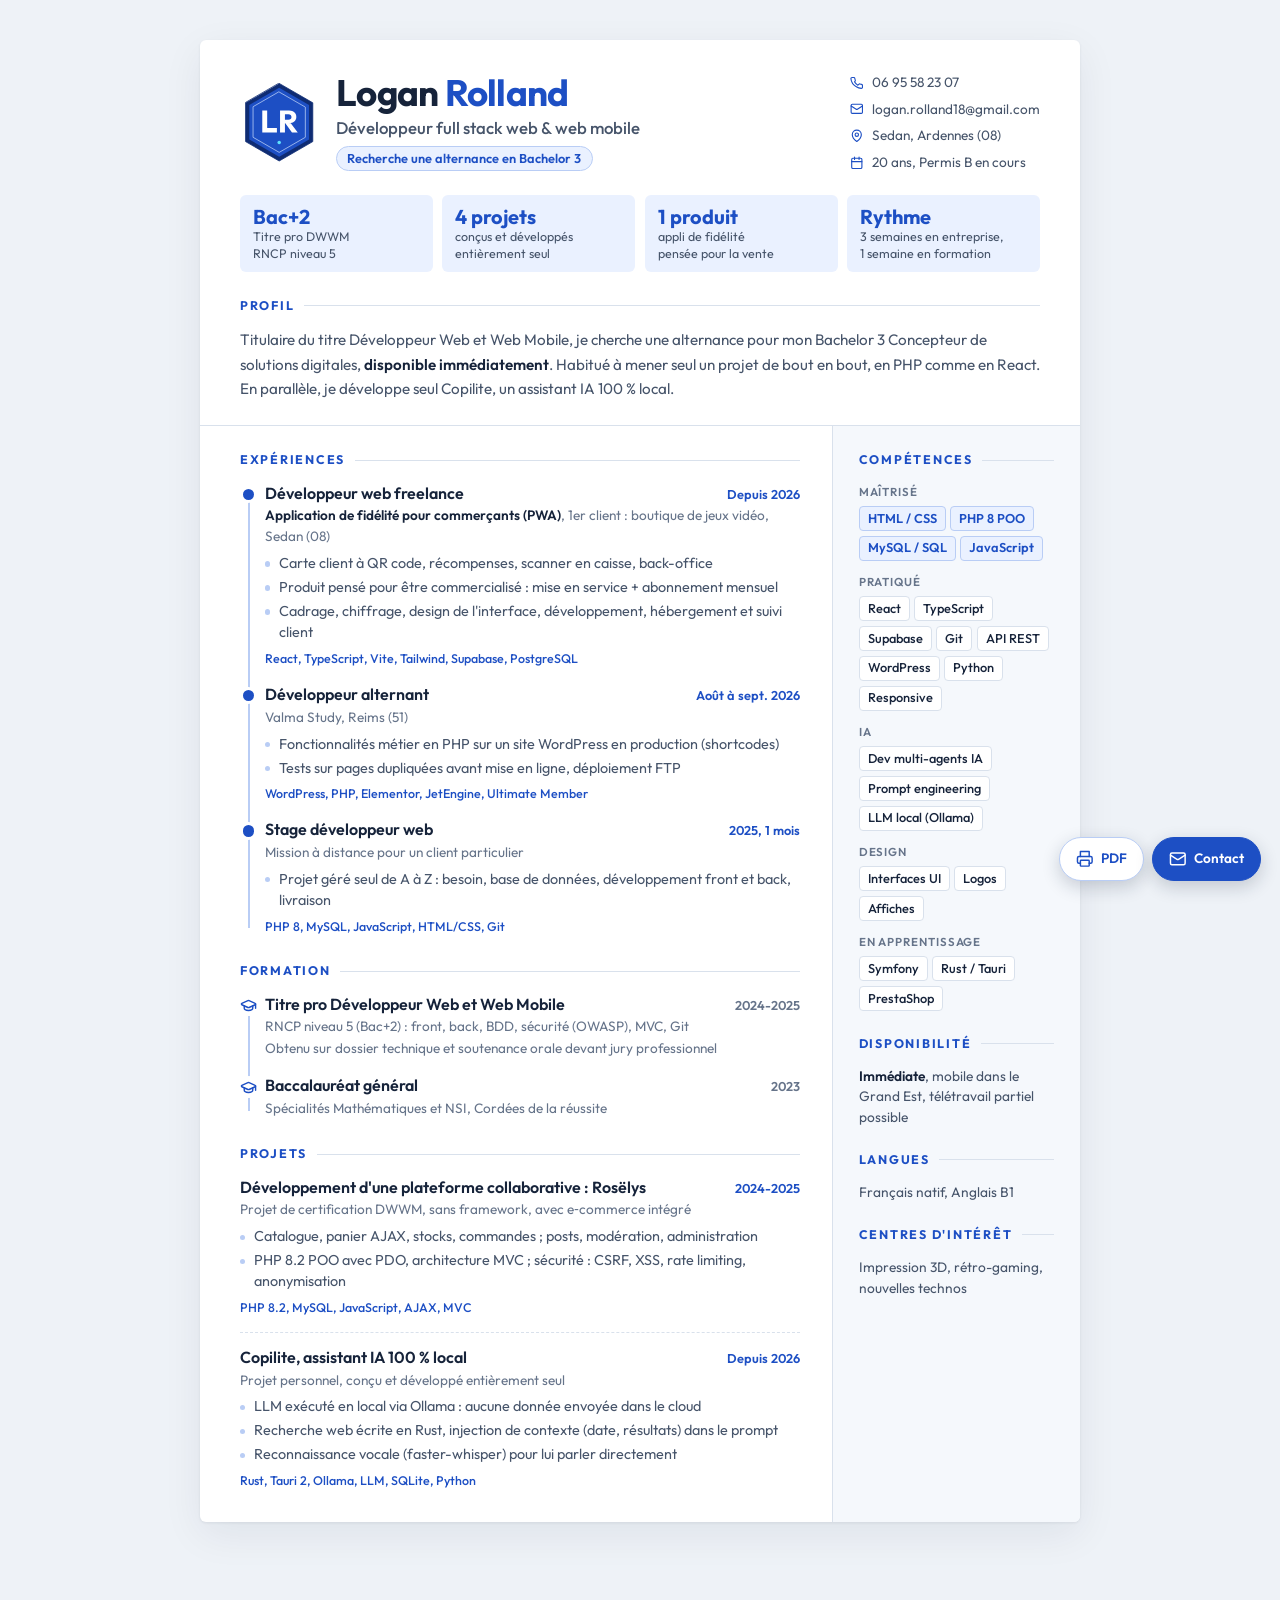
<file: index.html>
<!DOCTYPE html>
<html lang="fr">
<head>
<meta charset="UTF-8">
<meta name="viewport" content="width=device-width, initial-scale=1">
<title>CV Logan Rolland : Développeur full stack web &amp; web mobile, alternance Bachelor 3</title>
<meta name="description" content="Logan Rolland, développeur web full stack (PHP, JavaScript, React) titulaire du titre DWWM. Recherche une alternance Bachelor 3 — Sedan, Ardennes, Grand Est.">
<meta property="og:type" content="profile">
<meta property="og:locale" content="fr_FR">
<meta property="og:title" content="Logan Rolland – Développeur full stack web &amp; web mobile">
<meta property="og:description" content="Titulaire du titre DWWM, recherche une alternance Bachelor 3. PHP, JavaScript, React, MySQL. Sedan (08), Grand Est.">
<meta name="theme-color" content="#1d4fc4">
<link rel="icon" href="data:image/svg+xml,%3Csvg xmlns='http://www.w3.org/2000/svg' viewBox='0 0 32 32'%3E%3Crect width='32' height='32' rx='8' fill='%231d4fc4'/%3E%3Ctext x='16' y='21' font-family='Arial' font-size='13' font-weight='700' fill='white' text-anchor='middle'%3ELR%3C/text%3E%3C/svg%3E">
<link rel="preconnect" href="https://fonts.googleapis.com">
<link rel="preconnect" href="https://fonts.gstatic.com" crossorigin>
<link href="https://fonts.googleapis.com/css2?family=Outfit:wght@400;500;600;700&display=swap" rel="stylesheet">
<link rel="stylesheet" href="styles.css">
</head>
<body>
<main class="page">

  <!-- ============ EN-TETE ============ -->
  <header class="header">
    <div class="identity">
      <div>
        <h1 class="name">Logan <span>Rolland</span></h1>
        <p class="headline">Développeur full stack web&nbsp;&amp;&nbsp;web&nbsp;mobile</p>
        <p class="headline-sub">Recherche une alternance en Bachelor 3</p>
      </div>
      <div class="avatar avatar-badge" aria-hidden="true"><svg class="mono-badge" viewBox="0 0 200 200" aria-hidden="true"><polygon points="100.0,1.0 185.7,50.5 185.7,149.5 100.0,199.0 14.3,149.5 14.3,50.5" fill="#0f2c73" stroke="#0f2c73" stroke-width="2" stroke-linejoin="round"/><polygon points="100.0,12.0 176.2,56.0 176.2,144.0 100.0,188.0 23.8,144.0 23.8,56.0" fill="#1d4fc4"/><polygon points="100.0,23.0 166.7,61.5 166.7,138.5 100.0,177.0 33.3,138.5 33.3,61.5" fill="none" stroke="#b9cdf5" stroke-width="2"/><path d="M66.272 121.886V78.114H76.037V121.886ZM73.774 121.886V113.36099999999999H95.44300000000001V121.886ZM109.14500000000001 103.875V96.652H118.38300000000001Q121.297 96.652 122.878 95.17949999999999Q124.459 93.707 124.459 91.16499999999999Q124.459 88.77799999999999 122.8935 87.228Q121.328 85.678 118.414 85.678H109.14500000000001V78.114H119.561Q123.90100000000001 78.114 127.18700000000001 79.77250000000001Q130.473 81.431 132.3175 84.3295Q134.162 87.228 134.162 91.00999999999999Q134.162 94.88499999999999 132.30200000000002 97.768Q130.442 100.651 127.09400000000001 102.263Q123.74600000000001 103.875 119.251 103.875ZM101.674 121.886V78.114H111.43900000000001V121.886ZM125.482 121.886 111.873 103.038 120.77000000000001 100.62 137.014 121.886Z" fill="#fff" transform="translate(100 98) scale(1.28) translate(-100 -100)"/><circle cx="100" cy="152" r="4.5" fill="#5ee0ff"/></svg></div>
    </div>

    <ul class="contacts">
      <li><a href="tel:+33695582307">
        <svg viewBox="0 0 24 24" aria-hidden="true"><path d="M22 16.92v3a2 2 0 0 1-2.18 2 19.79 19.79 0 0 1-8.63-3.07A19.5 19.5 0 0 1 4.69 13.5a19.79 19.79 0 0 1-3.07-8.67A2 2 0 0 1 3.6 2.69h3a2 2 0 0 1 2 1.72c.127.96.36 1.903.7 2.81a2 2 0 0 1-.45 2.11L7.91 10.24a16 16 0 0 0 6 6l1.62-1.62a2 2 0 0 1 2.11-.45c.907.34 1.85.573 2.81.7A2 2 0 0 1 22 16.92z"/></svg>
        06 95 58 23 07</a></li>
      <li><a href="mailto:logan.rolland18@gmail.com">
        <svg viewBox="0 0 24 24" aria-hidden="true"><rect width="20" height="16" x="2" y="4" rx="2"/><path d="m22 7-8.97 5.7a1.94 1.94 0 0 1-2.06 0L2 7"/></svg>
        logan.rolland18@gmail.com</a></li>
      <li>
        <svg viewBox="0 0 24 24" aria-hidden="true"><path d="M20 10c0 6-8 12-8 12s-8-6-8-12a8 8 0 0 1 16 0Z"/><circle cx="12" cy="10" r="3"/></svg>
        Sedan, Ardennes (08)</li>
      <li>
        <svg viewBox="0 0 24 24" aria-hidden="true"><rect x="3" y="4" width="18" height="18" rx="2"/><path d="M16 2v4M8 2v4M3 10h18"/></svg>
        20 ans, Permis B en cours</li>
    </ul>
  </header>

  <!-- ============ CHIFFRES CLES ============ -->
  <ul class="stats" aria-label="En bref">
    <li><strong>Bac+2</strong><span>Titre pro DWWM<br>RNCP niveau 5</span></li>
    <li><strong>4 projets</strong><span>conçus et développés<br>entièrement seul</span></li>
    <li><strong>1 produit</strong><span>appli de fidélité<br>pensée pour la vente</span></li>
    <li><strong>Rythme</strong><span>3 semaines en entreprise,<br>1 semaine en formation</span></li>
  </ul>

  <section class="profil" aria-labelledby="t-profil">
    <h2 id="t-profil" class="st">Profil</h2>
    <p>Titulaire du titre Développeur Web et Web Mobile, je cherche une alternance pour mon Bachelor 3 Concepteur de solutions digitales, <strong>disponible immédiatement</strong>. Habitué à mener seul un projet de bout en bout, en PHP comme en React. En parallèle, je développe seul Copilite, un assistant IA 100 % local.</p>
  </section>

  <div class="body">

    <div class="main">

      <!-- ============ PARCOURS (frise) ============ -->
      <section aria-labelledby="t-exp">
        <h2 id="t-exp" class="st">Expériences</h2>

        <ol class="timeline">
          <li class="tl-item">
            <div class="tl-head">
              <h3>Développeur web freelance</h3>
              <span class="tl-date">Depuis 2026</span>
            </div>
            <p class="tl-sub"><strong class="tl-product">Application de fidélité pour commerçants (PWA)</strong>, 1er client : boutique de jeux vidéo, Sedan (08)</p>
            <ul class="tl-desc">
              <li>Carte client à QR code, récompenses, scanner en caisse, back-office</li>
              <li>Produit pensé pour être commercialisé : mise en service + abonnement mensuel</li>
              <li>Cadrage, chiffrage, design de l'interface, développement, hébergement et suivi client</li>
            </ul>
            <p class="tl-tags">React, TypeScript, Vite, Tailwind, Supabase, PostgreSQL</p>
          </li>

          <li class="tl-item">
            <div class="tl-head">
              <h3>Développeur alternant</h3>
              <span class="tl-date">Août à sept. 2026</span>
            </div>
            <p class="tl-sub">Valma Study, Reims (51)</p>
            <ul class="tl-desc">
              <li>Fonctionnalités métier en PHP sur un site WordPress en production (shortcodes)</li>
              <li>Tests sur pages dupliquées avant mise en ligne, déploiement FTP</li>
            </ul>
            <p class="tl-tags">WordPress, PHP, Elementor, JetEngine, Ultimate Member</p>
          </li>

          <li class="tl-item">
            <div class="tl-head">
              <h3>Stage développeur web</h3>
              <span class="tl-date">2025, 1 mois</span>
            </div>
            <p class="tl-sub">Mission à distance pour un client particulier</p>
            <ul class="tl-desc">
              <li>Projet géré seul de A à Z : besoin, base de données, développement front et back, livraison</li>
            </ul>
            <p class="tl-tags">PHP 8, MySQL, JavaScript, HTML/CSS, Git</p>
          </li>
        </ol>
      </section>

      <section aria-labelledby="t-form">
        <h2 id="t-form" class="st">Formation</h2>
        <ol class="timeline">
          <li class="tl-item tl-edu">
            <div class="tl-head">
              <h3>Titre pro Développeur Web et Web Mobile</h3>
              <span class="tl-date">2024-2025</span>
            </div>
            <p class="tl-sub">RNCP niveau 5 (Bac+2) : front, back, BDD, sécurité (OWASP), MVC, Git</p>
            <p class="tl-sub">Obtenu sur dossier technique et soutenance orale devant jury professionnel</p>
          </li>

          <li class="tl-item tl-edu">
            <div class="tl-head">
              <h3>Baccalauréat général</h3>
              <span class="tl-date">2023</span>
            </div>
            <p class="tl-sub">Spécialités Mathématiques et NSI, Cordées de la réussite</p>
          </li>
        </ol>
      </section>

      <!-- ============ PROJETS ============ -->
      <section aria-labelledby="t-projets">
        <h2 id="t-projets" class="st">Projets</h2>

        <article class="project">
          <div class="tl-head">
            <h3>Développement d'une plateforme collaborative : Rosëlys</h3>
            <span class="tl-date">2024-2025</span>
          </div>
          <p class="tl-sub">Projet de certification DWWM, sans framework, avec e&#8209;commerce intégré</p>
          <ul class="tl-desc">
            <li>Catalogue, panier AJAX, stocks, commandes ; posts, modération, administration</li>
            <li>PHP 8.2 POO avec PDO, architecture MVC ; sécurité : CSRF, XSS, rate limiting, anonymisation</li>
          </ul>
          <p class="tl-tags">PHP 8.2, MySQL, JavaScript, AJAX, MVC</p>
        </article>

        <article class="project">
          <div class="tl-head">
            <h3>Copilite, assistant IA 100 % local</h3>
            <span class="tl-date">Depuis 2026</span>
          </div>
          <p class="tl-sub">Projet personnel, conçu et développé entièrement seul</p>
          <ul class="tl-desc">
            <li>LLM exécuté en local via Ollama : aucune donnée envoyée dans le cloud</li>
            <li>Recherche web écrite en Rust, injection de contexte (date, résultats) dans le prompt</li>
            <li>Reconnaissance vocale (faster-whisper) pour lui parler directement</li>
          </ul>
          <p class="tl-tags">Rust, Tauri 2, Ollama, LLM, SQLite, Python</p>
        </article>
      </section>

    </div>

    <!-- ============ COLONNE LATERALE ============ -->
    <aside class="side">

      <section aria-labelledby="t-comp">
        <h2 id="t-comp" class="st">Compétences</h2>

        <h3 class="sk-label">Maîtrisé</h3>
        <ul class="chips">
          <li class="hi">HTML / CSS</li>
          <li class="hi">PHP 8 POO</li>
          <li class="hi">MySQL / SQL</li>
          <li class="hi">JavaScript</li>
        </ul>

        <h3 class="sk-label">Pratiqué</h3>
        <ul class="chips">
          <li>React</li>
          <li>TypeScript</li>
          <li>Supabase</li>
          <li>Git</li>
          <li>API REST</li>
          <li>WordPress</li>
          <li>Python</li>
          <li>Responsive</li>
        </ul>

        <h3 class="sk-label">IA</h3>
        <ul class="chips">
          <li>Dev multi-agents IA</li>
          <li>Prompt engineering</li>
          <li>LLM local (Ollama)</li>
        </ul>

        <h3 class="sk-label">Design</h3>
        <ul class="chips">
          <li>Interfaces UI</li>
          <li>Logos</li>
          <li>Affiches</li>
        </ul>

        <h3 class="sk-label">En apprentissage</h3>
        <ul class="chips">
          <li>Symfony</li>
          <li>Rust / Tauri</li>
          <li>PrestaShop</li>
        </ul>
      </section>

      <section aria-labelledby="t-dispo">
        <h2 id="t-dispo" class="st">Disponibilité</h2>
        <p class="side-text"><strong>Immédiate</strong>, mobile dans le Grand Est, télétravail partiel possible</p>
      </section>

      <section aria-labelledby="t-lang">
        <h2 id="t-lang" class="st">Langues</h2>
        <p class="side-text">Français natif, Anglais B1</p>
      </section>

      <section aria-labelledby="t-int">
        <h2 id="t-int" class="st">Centres d'intérêt</h2>
        <p class="side-text">Impression 3D, rétro-gaming, nouvelles technos</p>
      </section>
      <!-- QR code : uniquement sur la version imprimee / PDF -->
      <div class="qr-block" aria-hidden="true">
        <svg class="qr" xmlns="http://www.w3.org/2000/svg" shape-rendering="crispEdges" viewBox="0 0 33 33"><path stroke="#16233a" d="M0 0.5h7m1 0h1m1 0h1m1 0h1m1 0h1m1 0h1m3 0h1m5 0h7m-33 1h1m5 0h1m1 0h1m8 0h1m1 0h1m4 0h1m1 0h1m5 0h1m-33 1h1m1 0h3m1 0h1m1 0h1m1 0h2m4 0h4m1 0h1m1 0h1m2 0h1m1 0h3m1 0h1m-33 1h1m1 0h3m1 0h1m4 0h1m9 0h1m1 0h2m1 0h1m1 0h3m1 0h1m-33 1h1m1 0h3m1 0h1m1 0h8m2 0h1m1 0h3m3 0h1m1 0h3m1 0h1m-33 1h1m5 0h1m3 0h1m2 0h2m2 0h2m1 0h5m1 0h1m5 0h1m-33 1h7m1 0h1m1 0h1m1 0h1m1 0h1m1 0h1m1 0h1m1 0h1m1 0h1m1 0h1m1 0h7m-22 1h1m1 0h2m3 0h3m2 0h1m-24 1h1m2 0h9m2 0h7m3 0h2m2 0h1m1 0h3m-32 1h2m4 0h1m1 0h1m1 0h1m2 0h2m2 0h3m1 0h2m4 0h3m1 0h1m-33 1h3m1 0h1m1 0h1m5 0h1m1 0h5m1 0h4m2 0h1m1 0h5m-32 1h2m1 0h1m2 0h2m1 0h1m3 0h1m2 0h1m2 0h1m1 0h6m2 0h3m-32 1h2m3 0h1m1 0h2m1 0h1m1 0h8m2 0h1m2 0h2m-28 1h1m3 0h1m6 0h2m3 0h2m1 0h1m1 0h1m5 0h1m2 0h1m-30 1h1m1 0h1m1 0h2m4 0h4m1 0h2m8 0h1m1 0h2m-30 1h1m2 0h1m1 0h1m1 0h1m1 0h1m1 0h3m1 0h1m2 0h2m5 0h1m3 0h2m1 0h1m-32 1h2m1 0h3m1 0h3m1 0h2m2 0h1m2 0h2m1 0h1m1 0h5m-29 1h4m3 0h3m1 0h1m1 0h3m2 0h3m1 0h1m3 0h1m1 0h1m1 0h1m1 0h1m-33 1h1m1 0h1m1 0h4m1 0h1m1 0h2m2 0h2m2 0h5m2 0h2m1 0h4m-32 1h4m3 0h1m1 0h5m2 0h2m3 0h2m2 0h1m1 0h3m-29 1h1m1 0h4m1 0h2m1 0h1m1 0h1m9 0h1m2 0h1m1 0h1m2 0h1m-33 1h3m2 0h1m1 0h3m3 0h1m2 0h1m1 0h1m1 0h4m3 0h4m-31 1h1m2 0h5m1 0h3m3 0h2m3 0h4m1 0h1m1 0h2m1 0h3m-33 1h1m1 0h2m6 0h3m1 0h1m1 0h2m4 0h2m4 0h1m1 0h2m-32 1h3m3 0h1m1 0h1m2 0h6m2 0h2m2 0h6m2 0h2m-25 1h1m1 0h1m1 0h1m2 0h2m1 0h1m5 0h1m3 0h1m1 0h2m-32 1h7m1 0h1m1 0h1m1 0h5m1 0h4m1 0h2m1 0h1m1 0h1m1 0h1m-31 1h1m5 0h1m1 0h5m1 0h1m5 0h1m2 0h2m3 0h5m-33 1h1m1 0h3m1 0h1m1 0h2m3 0h3m1 0h2m1 0h1m2 0h6m-29 1h1m1 0h3m1 0h1m1 0h1m3 0h3m6 0h2m2 0h1m1 0h1m1 0h4m-33 1h1m1 0h3m1 0h1m3 0h5m1 0h4m1 0h1m3 0h1m1 0h3m1 0h2m-33 1h1m5 0h1m3 0h2m2 0h3m6 0h1m3 0h6m-33 1h7m1 0h2m1 0h4m2 0h1m5 0h3m1 0h3"/></svg>
        <p class="qr-label">En ligne</p>
        <p class="qr-url">loganrolland18<br>.github.io<br>/CurriculumVitae</p>
      </div>

    </aside>
  </div>
</main>

<!-- ============ ACTIONS FLOTTANTES ============ -->
<div class="actions">
  <button class="fab fab-print" type="button" aria-label="Enregistrer en PDF ou imprimer">
    <svg viewBox="0 0 24 24" aria-hidden="true"><path d="M6 9V2h12v7"/><path d="M6 18H4a2 2 0 0 1-2-2v-5a2 2 0 0 1 2-2h16a2 2 0 0 1 2 2v5a2 2 0 0 1-2 2h-2"/><rect x="6" y="14" width="12" height="8" rx="1"/></svg>
    <span>PDF</span>
  </button>
  <button class="fab fab-contact" type="button" aria-controls="contact-panel" aria-expanded="false" aria-label="Me contacter">
    <svg viewBox="0 0 24 24" aria-hidden="true"><rect width="20" height="16" x="2" y="4" rx="2"/><path d="m22 7-8.97 5.7a1.94 1.94 0 0 1-2.06 0L2 7"/></svg>
    <span>Contact</span>
  </button>
</div>

<div class="contact-backdrop"></div>

<div id="contact-panel" class="contact-panel" role="dialog" aria-label="Me contacter" inert>
  <div class="contact-panel-head">
    <strong>Me contacter</strong>
    <button class="contact-close" type="button" aria-label="Fermer">×</button>
  </div>
  <a href="tel:+33695582307">Appeler : 06 95 58 23 07</a>
  <a href="mailto:logan.rolland18@gmail.com">Écrire : logan.rolland18@gmail.com</a>
  <a href="https://maps.google.com/?q=Sedan+Ardennes" target="_blank" rel="noopener noreferrer">Sedan, Ardennes (08)</a>
</div>

<script>
  (function () {
    var printBtn = document.querySelector('.fab-print');
    var fab = document.querySelector('.fab-contact');
    var backdrop = document.querySelector('.contact-backdrop');
    var panel = document.getElementById('contact-panel');
    var closeBtn = document.querySelector('.contact-close');

    if (printBtn) {
      printBtn.addEventListener('click', function () { window.print(); });
    }
    if (!fab || !backdrop || !panel || !closeBtn) return;

    function setOpen(open) {
      panel.classList.toggle('open', open);
      backdrop.classList.toggle('open', open);
      fab.setAttribute('aria-expanded', String(open));
      // inert : hors ouverture, les liens du panneau sortent de la navigation clavier.
      if (open) {
        panel.removeAttribute('inert');
        panel.querySelector('a').focus();
      } else {
        panel.setAttribute('inert', '');
      }
    }

    fab.addEventListener('click', function () {
      setOpen(!panel.classList.contains('open'));
    });
    closeBtn.addEventListener('click', function () { setOpen(false); fab.focus(); });
    backdrop.addEventListener('click', function () { setOpen(false); });
    document.addEventListener('keydown', function (e) {
      if (e.key === 'Escape' && panel.classList.contains('open')) { setOpen(false); fab.focus(); }
    });
  })();
</script>
</body>
</html>
</file>
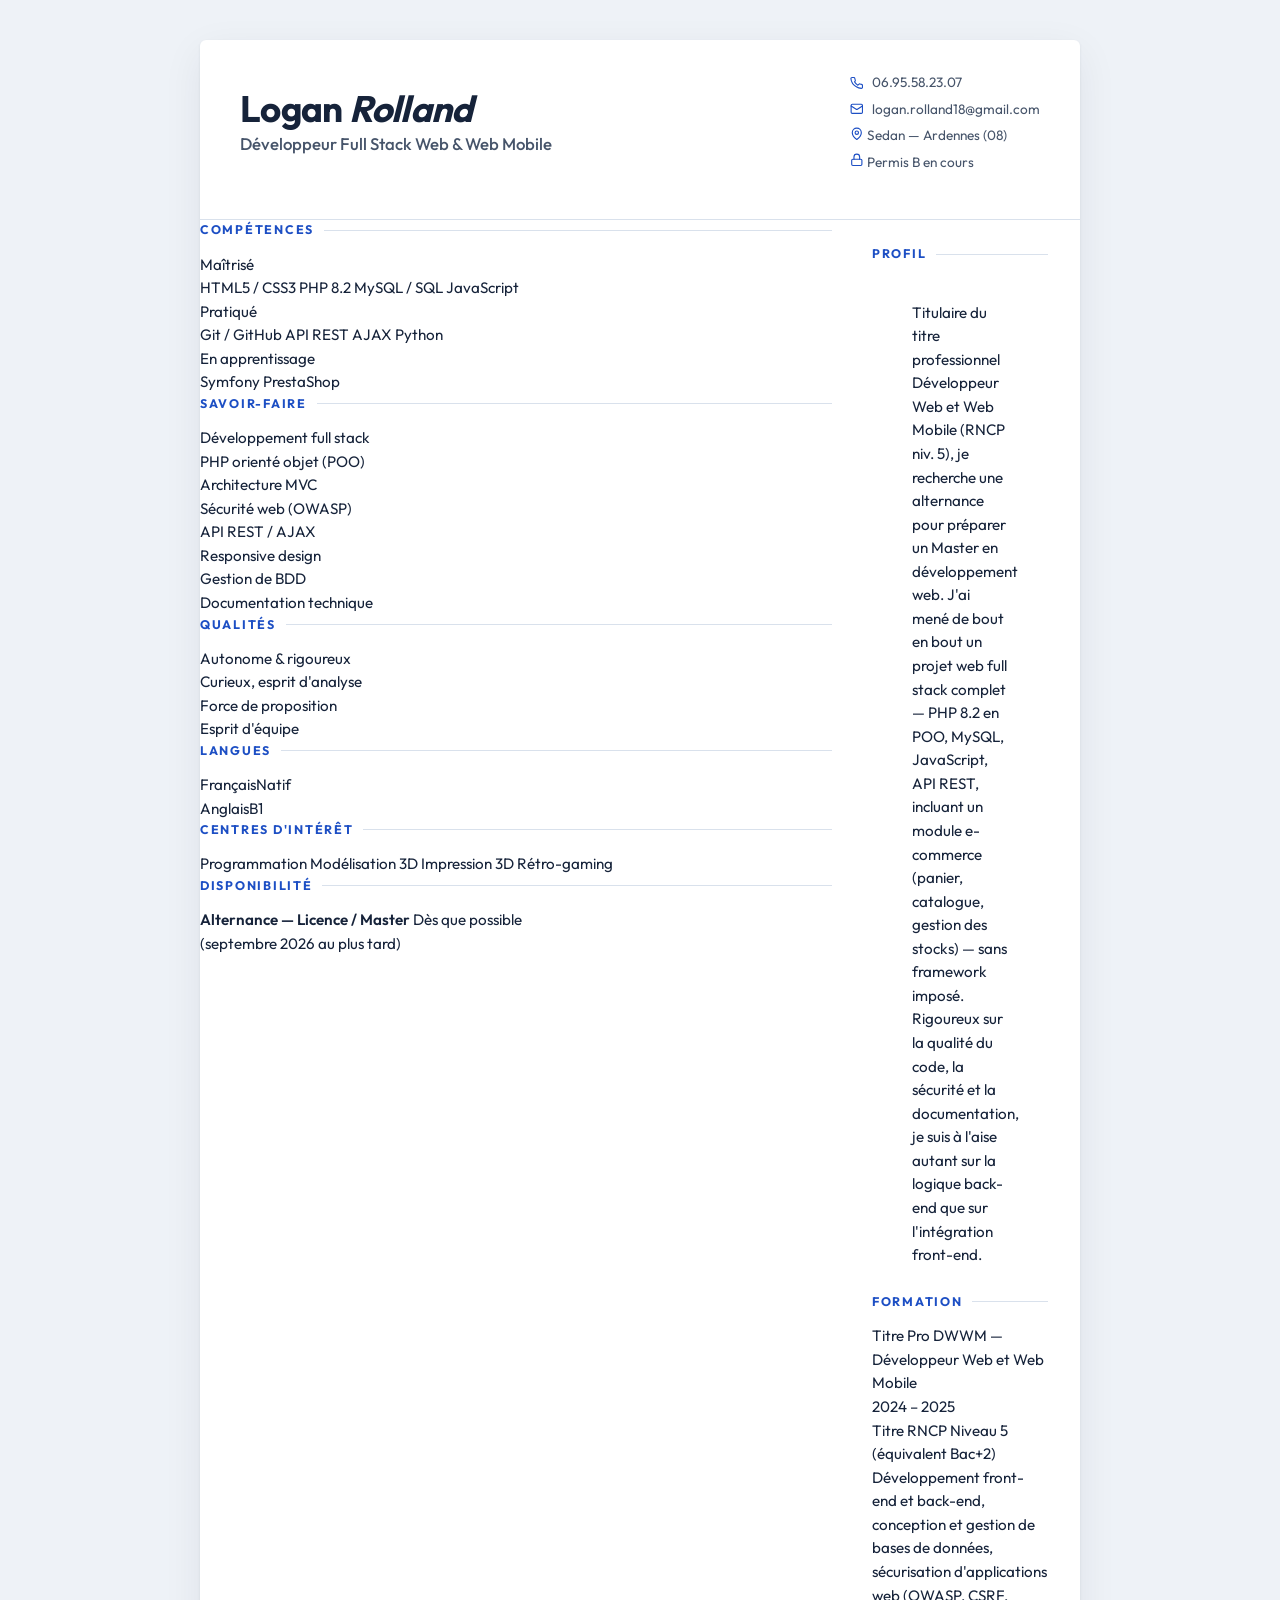
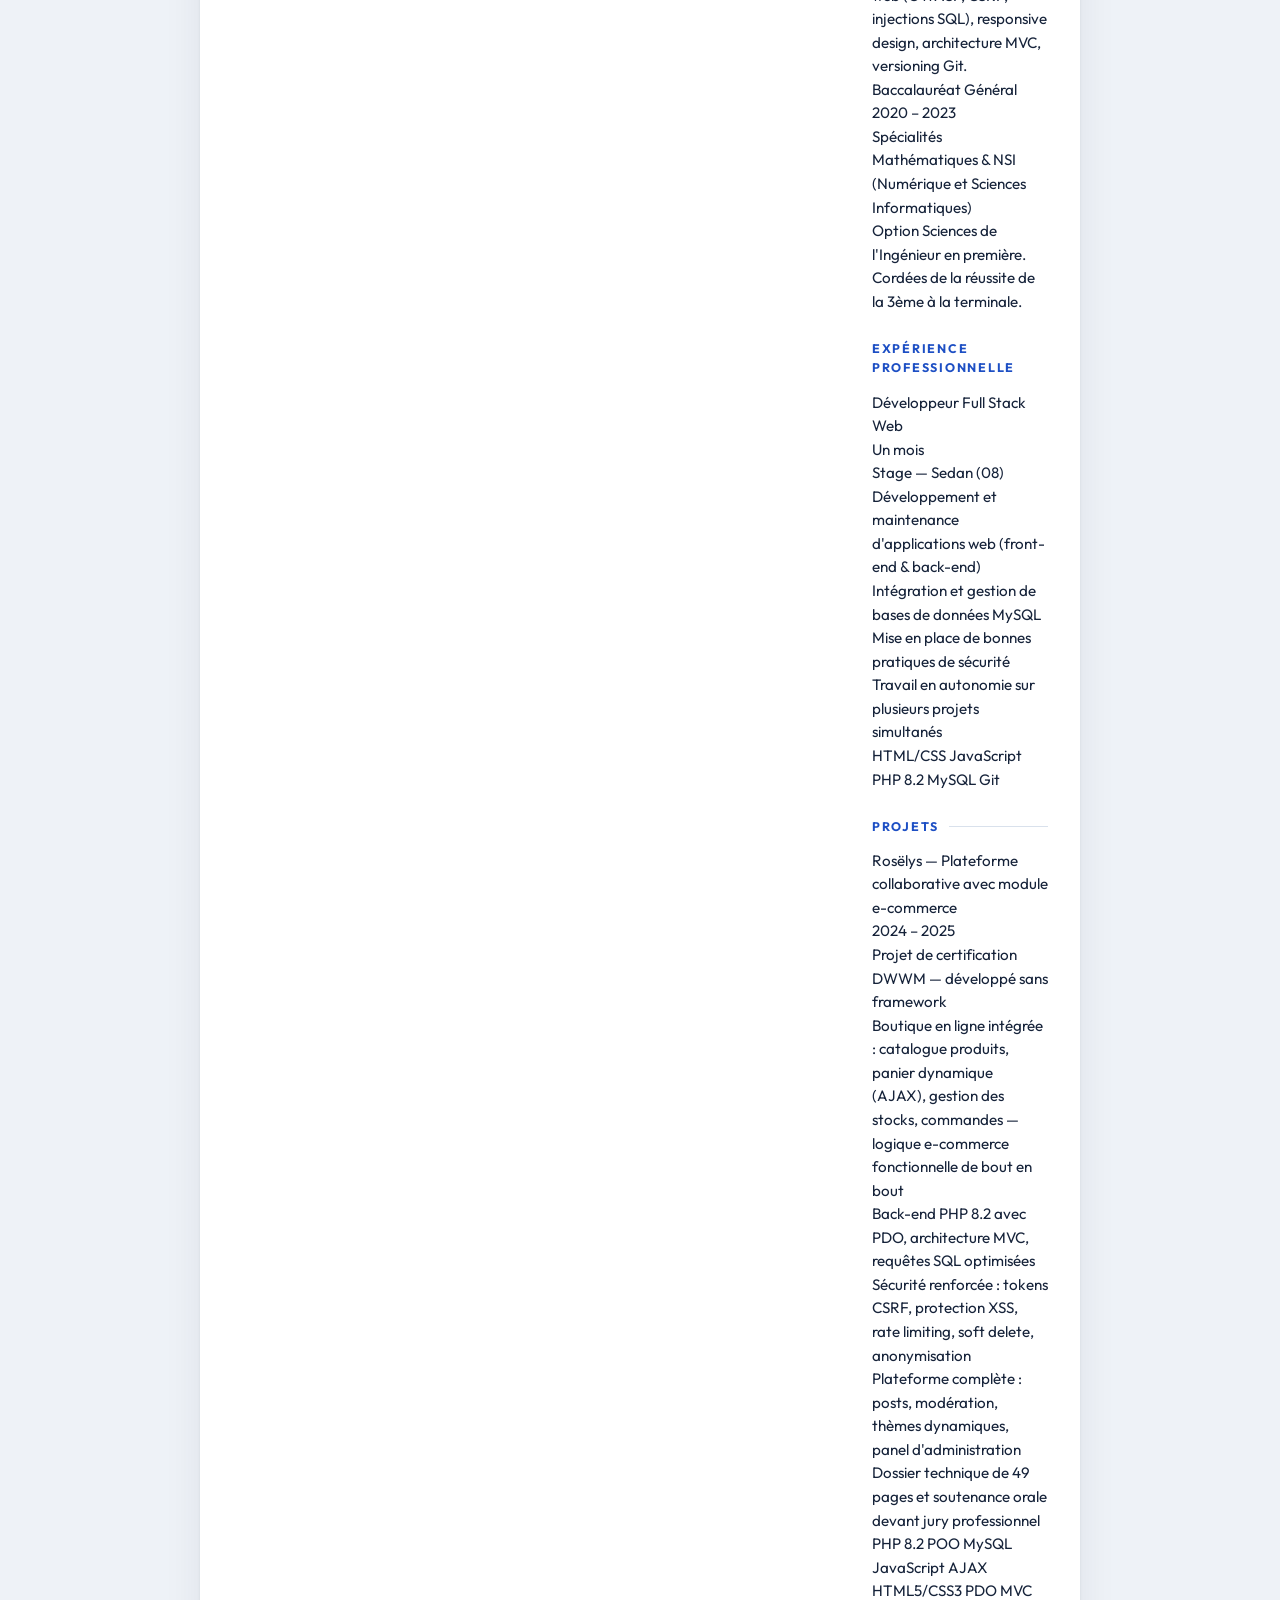
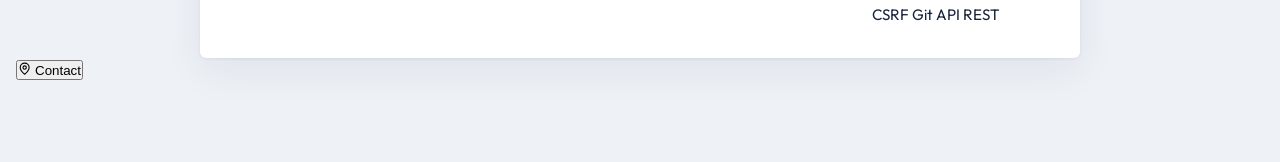
<file: cv-logan-rolland.html>
<!DOCTYPE html>
<html lang="fr">
<head>
<meta charset="UTF-8">
<meta name="viewport" content="width=device-width, initial-scale=1.0">
<title>CV – Logan Rolland – Développeur Full Stack Web & Web Mobile</title>
<link rel="stylesheet" href="styles.css">
<link href="https://fonts.googleapis.com/css2?family=Outfit:wght@300;400;500;600;700&display=swap" rel="stylesheet">

</head>
<body>
<div class="page">

  <!-- HEADER -->
  <header class="header">
    <div class="header-left">
      <div class="name">Logan <em>Rolland</em></div>
      <div class="headline">Développeur Full Stack Web &amp; Web Mobile</div>
    </div>
    <div class="contacts">
      <a class="hc" href="tel:0695582307">
        <svg width="12" height="12" viewBox="0 0 24 24" fill="none" stroke="currentColor" stroke-width="2" stroke-linecap="round" stroke-linejoin="round"><path d="M22 16.92v3a2 2 0 0 1-2.18 2 19.79 19.79 0 0 1-8.63-3.07A19.5 19.5 0 0 1 4.69 13.5a19.79 19.79 0 0 1-3.07-8.67A2 2 0 0 1 3.6 2.69h3a2 2 0 0 1 2 1.72c.127.96.36 1.903.7 2.81a2 2 0 0 1-.45 2.11L7.91 10.24a16 16 0 0 0 6 6l1.62-1.62a2 2 0 0 1 2.11-.45c.907.34 1.85.573 2.81.7A2 2 0 0 1 22 16.92z"/></svg>
        06.95.58.23.07
      </a>
      <a class="hc" href="mailto:logan.rolland18@gmail.com">
        <svg width="12" height="12" viewBox="0 0 24 24" fill="none" stroke="currentColor" stroke-width="2" stroke-linecap="round" stroke-linejoin="round"><rect width="20" height="16" x="2" y="4" rx="2"/><path d="m22 7-8.97 5.7a1.94 1.94 0 0 1-2.06 0L2 7"/></svg>
        logan.rolland18@gmail.com
      </a>
      <span class="hc">
        <svg width="12" height="12" viewBox="0 0 24 24" fill="none" stroke="currentColor" stroke-width="2" stroke-linecap="round" stroke-linejoin="round"><path d="M20 10c0 6-8 12-8 12s-8-6-8-12a8 8 0 0 1 16 0Z"/><circle cx="12" cy="10" r="3"/></svg>
        Sedan — Ardennes (08)
      </span>
      <span class="hc">
        <svg width="12" height="12" viewBox="0 0 24 24" fill="none" stroke="currentColor" stroke-width="2" stroke-linecap="round" stroke-linejoin="round"><rect width="18" height="11" x="3" y="11" rx="2"/><path d="M7 11V7a5 5 0 0 1 10 0v4"/></svg>
        Permis B en cours
      </span>
    </div>
  </header>

  <div class="body">

    <!-- SIDEBAR -->
    <aside class="sidebar">

      <section>
        <div class="st">Compétences</div>

        <div class="skill-group">
          <div class="skill-group-label">Maîtrisé</div>
          <div class="skill-tags">
            <span class="stag hi">HTML5 / CSS3</span>
            <span class="stag hi">PHP 8.2</span>
            <span class="stag hi">MySQL / SQL</span>
            <span class="stag hi">JavaScript</span>
          </div>
        </div>

        <div class="skill-group">
          <div class="skill-group-label">Pratiqué</div>
          <div class="skill-tags">
            <span class="stag">Git / GitHub</span>
            <span class="stag">API REST</span>
            <span class="stag">AJAX</span>
            <span class="stag">Python</span>
          </div>
        </div>

        <div class="skill-group">
          <div class="skill-group-label">En apprentissage</div>
          <div class="skill-tags">
            <span class="stag">Symfony</span>
            <span class="stag">PrestaShop</span>
          </div>
        </div>
      </section>

      <section>
        <div class="st">Savoir-faire</div>
        <div class="soft-list">
          <div class="soft-item">Développement full stack</div>
          <div class="soft-item">PHP orienté objet (POO)</div>
          <div class="soft-item">Architecture MVC</div>
          <div class="soft-item">Sécurité web (OWASP)</div>
          <div class="soft-item">API REST / AJAX</div>
          <div class="soft-item">Responsive design</div>
          <div class="soft-item">Gestion de BDD</div>
          <div class="soft-item">Documentation technique</div>
        </div>
      </section>

      <section>
        <div class="st">Qualités</div>
        <div class="soft-list">
          <div class="soft-item">Autonome &amp; rigoureux</div>
          <div class="soft-item">Curieux, esprit d'analyse</div>
          <div class="soft-item">Force de proposition</div>
          <div class="soft-item">Esprit d'équipe</div>
        </div>
      </section>

      <section>
        <div class="st">Langues</div>
        <div class="lang-row"><span>Français</span><span class="lbadge">Natif</span></div>
        <div class="lang-row"><span>Anglais</span><span class="lbadge">B1</span></div>
      </section>

      <section>
        <div class="st">Centres d'intérêt</div>
        <div class="hobby-tags">
          <span class="htag">Programmation</span>
          <span class="htag">Modélisation 3D</span>
          <span class="htag">Impression 3D</span>
          <span class="htag">Rétro-gaming</span>
        </div>
      </section>

      <section>
        <div class="st">Disponibilité</div>
        <div class="dispo">
          <strong>Alternance — Licence / Master</strong>
          Dès que possible<br>
          (septembre 2026 au plus tard)<br>
              
        </div>
      </section>

    </aside>

    <!-- MAIN -->
    <main class="main">

      <section>
        <div class="st">Profil</div>
        <div class="profil">
          Titulaire du titre professionnel Développeur Web et Web Mobile (RNCP niv. 5), je recherche une alternance pour préparer un Master en développement web. J'ai mené de bout en bout un projet web full stack complet — PHP 8.2 en POO, MySQL, JavaScript, API REST, incluant un module e-commerce (panier, catalogue, gestion des stocks) — sans framework imposé. Rigoureux sur la qualité du code, la sécurité et la documentation, je suis à l'aise autant sur la logique back-end que sur l'intégration front-end.
        </div>
      </section>

      <section>
        <div class="st">Formation</div>

        <div class="card">
          <div class="card-head">
            <div class="card-title">Titre Pro DWWM — Développeur Web et Web Mobile</div>
            <span class="card-date">2024 – 2025</span>
          </div>
          <div class="card-sub">Titre RNCP Niveau 5 (équivalent Bac+2)</div>
          <div class="card-desc">
            Développement front-end et back-end, conception et gestion de bases de données, sécurisation d'applications web (OWASP, CSRF, injections SQL), responsive design, architecture MVC, versioning Git.
          </div>
        </div>

        <div class="card">
          <div class="card-head">
            <div class="card-title">Baccalauréat Général</div>
            <span class="card-date">2020 – 2023</span>
          </div>
          <div class="card-sub">Spécialités Mathématiques &amp; NSI (Numérique et Sciences Informatiques)</div>
          <div class="card-desc">
            Option Sciences de l'Ingénieur en première. Cordées de la réussite de la 3ème à la terminale.
          </div>
        </div>
      </section>

      <section>
        <div class="st">Expérience professionnelle</div>

        <div class="card">
          <div class="card-head">
            <div class="card-title">Développeur Full Stack Web </div>
            <span class="card-date">Un mois</span>
          </div>
          <div class="card-sub">Stage — Sedan (08)</div>
          <div class="card-desc">
            <ul>
              <li>Développement et maintenance d'applications web (front-end &amp; back-end)</li>
              <li>Intégration et gestion de bases de données MySQL</li>
              <li>Mise en place de bonnes pratiques de sécurité</li>
              <li>Travail en autonomie sur plusieurs projets simultanés</li>
            </ul>
          </div>
          <div class="tags">
            <span class="tag">HTML/CSS</span>
            <span class="tag">JavaScript</span>
            <span class="tag">PHP 8.2</span>
            <span class="tag">MySQL</span>
            <span class="tag">Git</span>
          </div>
        </div>
      </section>

      <section>
        <div class="st">Projets</div>

        <div class="card">
          <div class="card-head">
            <div class="card-title">Rosëlys — Plateforme collaborative avec module e-commerce</div>
            <span class="card-date">2024 – 2025</span>
          </div>
          <div class="card-sub">Projet de certification DWWM — développé sans framework</div>
          <div class="card-desc">
            <ul>
              <li>Boutique en ligne intégrée : catalogue produits, panier dynamique (AJAX), gestion des stocks, commandes — logique e-commerce fonctionnelle de bout en bout</li>
              <li>Back-end PHP 8.2 avec PDO, architecture MVC, requêtes SQL optimisées</li>
              <li>Sécurité renforcée : tokens CSRF, protection XSS, rate limiting, soft delete, anonymisation</li>
              <li>Plateforme complète : posts, modération, thèmes dynamiques, panel d'administration</li>
              <li>Dossier technique de 49 pages et soutenance orale devant jury professionnel</li>
            </ul>
          </div>
          <div class="tags">
            <span class="tag">PHP 8.2 POO</span>
            <span class="tag">MySQL</span>
            <span class="tag">JavaScript</span>
            <span class="tag">AJAX</span>
            <span class="tag">HTML5/CSS3</span>
            <span class="tag">PDO</span>
            <span class="tag">MVC</span>
            <span class="tag">CSRF</span>
            <span class="tag">Git</span>
            <span class="tag">API REST</span>
          </div>
        </div>
      </section>

    </main>
  </div>
</div>

<button class="contact-fab" type="button" aria-controls="contact-panel" aria-expanded="false" aria-label="Ouvrir les contacts">
  <svg width="20" height="20" viewBox="0 0 24 24" fill="none" stroke="currentColor" stroke-width="2" stroke-linecap="round" stroke-linejoin="round" aria-hidden="true"><path d="M20 10c0 6-8 12-8 12s-8-6-8-12a8 8 0 0 1 16 0Z"/><circle cx="12" cy="10" r="3"/></svg>
  <span>Contact</span>
</button>

<div class="contact-backdrop" aria-hidden="true"></div>

<aside id="contact-panel" class="contact-panel" aria-hidden="true">
  <div class="contact-panel-head">
    <strong>Me contacter</strong>
    <button class="contact-close" type="button" aria-label="Fermer le panneau de contact">×</button>
  </div>
  <div class="contact-panel-list">
    <a href="mailto:logan.rolland18@gmail.com">logan.rolland18@gmail.com</a>
    <a href="tel:0695582307">06.95.58.23.07</a>
    <a href="https://maps.google.com/?q=Sedan+Ardennes" target="_blank" rel="noopener noreferrer">Sedan — Ardennes (08)</a>
    <a href="https://github.com/loganrolland18" target="_blank" rel="noopener noreferrer">github.com/loganrolland18</a>
  </div>
</aside>

<script>
  (function () {
    const fab = document.querySelector('.contact-fab');
    const backdrop = document.querySelector('.contact-backdrop');
    const panel = document.querySelector('#contact-panel');
    const closeBtn = document.querySelector('.contact-close');

    if (!fab || !backdrop || !panel || !closeBtn) {
      return;
    }

    const closePanel = function () {
      panel.classList.remove('open');
      backdrop.classList.remove('open');
      document.body.classList.remove('contact-open');
      panel.setAttribute('aria-hidden', 'true');
      fab.setAttribute('aria-expanded', 'false');
    };

    const openPanel = function () {
      panel.classList.add('open');
      backdrop.classList.add('open');
      document.body.classList.add('contact-open');
      panel.setAttribute('aria-hidden', 'false');
      fab.setAttribute('aria-expanded', 'true');
    };

    fab.addEventListener('click', function () {
      if (panel.classList.contains('open')) {
        closePanel();
      } else {
        openPanel();
      }
    });

    closeBtn.addEventListener('click', closePanel);
    backdrop.addEventListener('click', closePanel);

    document.addEventListener('keydown', function (event) {
      if (event.key === 'Escape') {
        closePanel();
      }
    });

    document.addEventListener('click', function (event) {
      if (!panel.contains(event.target) && !fab.contains(event.target)) {
        closePanel();
      }
    });
  })();
</script>
</body>
</html>
</file>
<file: styles.css>
/* ==================================================================
   CV Logan Rolland — direction « frise + chiffres clés »

   Toutes les tailles sont en rem : la taille de reference (html) sert
   de bouton de zoom global. Ecran = 16px, telephone = 15px,
   impression = 10pt. Le texte courant ne descend jamais sous ~9pt
   imprime : la place se gagne sur le contenu et les espacements,
   jamais en reduisant la police.
   ================================================================== */

:root {
  --bg:            #eef2f7;
  --surface:       #ffffff;
  --side:          #f5f8fc;
  --text:          #16233a;
  --text-2:        #46546a;   /* texte secondaire : contraste AA sur blanc */
  --muted:         #66748a;
  --border:        #d9e1ec;
  --accent:        #1d4fc4;
  --accent-bg:     #eaf1ff;
  --accent-border: #b9cdf5;
  --edu:           #8aa4d6;
}

*, *::before, *::after { box-sizing: border-box; margin: 0; padding: 0; }

html {
  font-size: 16px;
  -webkit-text-size-adjust: 100%;
  text-size-adjust: 100%;
}

body {
  font-family: 'Outfit', system-ui, -apple-system, 'Segoe UI', sans-serif;
  background: var(--bg);
  color: var(--text);
  font-size: 0.95rem;
  line-height: 1.55;
  padding: 2.5rem 1rem 5rem;
  -webkit-print-color-adjust: exact;
  print-color-adjust: exact;
  /* Pas de ligatures (fi, fl...) : dans le PDF, « fidélité » deviendrait
     un caractere special que les logiciels de tri ne reconnaissent pas. */
  font-variant-ligatures: none;
  font-feature-settings: "liga" 0, "clig" 0;
}

ul, ol { list-style: none; }
a { color: inherit; }
strong { font-weight: 600; color: var(--text); }

svg {
  width: 1em;
  height: 1em;
  fill: none;
  stroke: currentColor;
  stroke-width: 2;
  stroke-linecap: round;
  stroke-linejoin: round;
  flex-shrink: 0;
}

/* ------------------------------------------------------------------
   Feuille
   ------------------------------------------------------------------ */
.page {
  display: block;
  max-width: 880px;
  margin: 0 auto;
  background: var(--surface);
  border-radius: 6px;
  overflow: hidden;
  box-shadow: 0 1px 3px rgba(20, 35, 60, 0.08), 0 12px 40px rgba(20, 35, 60, 0.07);
}

/* ------------------------------------------------------------------
   En-tete
   ------------------------------------------------------------------ */
.header {
  display: flex;
  justify-content: space-between;
  align-items: center;
  gap: 1.5rem;
  padding: 2rem 2.5rem 1.4rem;
}

.identity {
  display: flex;
  align-items: center;
  gap: 1.1rem;
}

.avatar {
  width: 3.6rem;
  height: 3.6rem;
  border-radius: 50%;
  background: var(--accent);
  color: #fff;
  font-weight: 700;
  font-size: 1.05rem;
  letter-spacing: 0.04em;
  display: flex;
  align-items: center;
  justify-content: center;
  flex-shrink: 0;
}

.name {
  font-size: 2.3rem;
  font-weight: 700;
  line-height: 1.05;
  letter-spacing: -0.02em;
}
.name span { color: var(--accent); }

.headline {
  font-size: 1.05rem;
  font-weight: 500;
  color: var(--text-2);
  margin-top: 0.3rem;
  line-height: 1.3;
}

.headline-sub {
  display: inline-block;
  font-size: 0.8rem;
  font-weight: 600;
  color: var(--accent);
  background: var(--accent-bg);
  border: 1px solid var(--accent-border);
  border-radius: 999px;
  padding: 0.1rem 0.65rem;
  margin-top: 0.45rem;
}

.contacts {
  display: flex;
  flex-direction: column;
  gap: 0.35rem;
  font-size: 0.85rem;
  color: var(--text-2);
}
.contacts li { display: flex; align-items: center; gap: 0.5rem; }
.contacts a {
  display: inline-flex;
  align-items: center;
  gap: 0.5rem;
  text-decoration: none;
}
.contacts a:hover { color: var(--accent); }
.contacts svg { color: var(--accent); }

/* ------------------------------------------------------------------
   Chiffres cles
   ------------------------------------------------------------------ */
.stats {
  display: grid;
  grid-template-columns: repeat(4, minmax(0, 1fr));
  gap: 0.6rem;
  padding: 0 2.5rem;
}
.stats li {
  background: var(--accent-bg);
  border-radius: 6px;
  padding: 0.6rem 0.8rem;
}
.stats strong {
  display: block;
  font-size: 1.25rem;
  font-weight: 700;
  color: var(--accent);
  line-height: 1.2;
}
.stats span {
  display: block;
  font-size: 0.78rem;
  color: var(--text-2);
  line-height: 1.35;
}

/* ------------------------------------------------------------------
   Titres de section
   ------------------------------------------------------------------ */
.st {
  display: flex;
  align-items: center;
  gap: 0.6rem;
  font-size: 0.78rem;
  font-weight: 700;
  letter-spacing: 0.14em;
  text-transform: uppercase;
  color: var(--accent);
  margin-bottom: 0.8rem;
}
.st::after {
  content: '';
  flex: 1;
  height: 1px;
  background: var(--border);
}

/* ------------------------------------------------------------------
   Profil
   ------------------------------------------------------------------ */
.profil {
  padding: 1.5rem 2.5rem 0;
}
.profil p {
  color: var(--text-2);
  line-height: 1.6;
}

/* ------------------------------------------------------------------
   Corps : colonne principale + colonne laterale
   ------------------------------------------------------------------ */
.body {
  display: grid;
  grid-template-columns: minmax(0, 1fr) 15.5rem;
  margin-top: 1.5rem;
  border-top: 1px solid var(--border);
}

.main {
  padding: 1.5rem 2rem 2rem 2.5rem;
  display: flex;
  flex-direction: column;
  gap: 1.6rem;
}

.side {
  background: var(--side);
  border-left: 1px solid var(--border);
  padding: 1.5rem 1.6rem 2rem;
  display: flex;
  flex-direction: column;
  gap: 1.4rem;
}

/* ------------------------------------------------------------------
   Frise chronologique
   ------------------------------------------------------------------ */
.timeline {
  /* Aucun element positionne (position: relative/absolute) dans la frise :
     Chrome ecrit le texte positionne a part dans le PDF, ce qui le separe
     de ses titres pour les logiciels de tri (ATS). Ligne, points et icones
     sont donc dessines en arriere-plan. La marge negative laisse la place
     a l'icone de diplome sans decaler le texte. */
  margin-left: -0.3rem;
  background: linear-gradient(var(--accent-border), var(--accent-border)) no-repeat;
  background-position: 0.82rem 0.5rem;
  background-size: 2px calc(100% - 1rem);
}

.tl-item {
  padding-left: 1.85rem;
  padding-bottom: 1rem;
}
/* Point plein dessine en pseudo-element flottant (ni position:absolute,
   ni degrade) : rendu identique dans tous les lecteurs PDF. */
.tl-item::before {
  content: '';
  float: left;
  width: 0.7rem;
  height: 0.7rem;
  margin: 0.38rem 0 0 -1.35rem;
  border-radius: 50%;
  background: var(--accent);
  box-shadow: 0 0 0 3px var(--surface);
}
.tl-item:last-child { padding-bottom: 0; }

/* Formation : icone de diplome sur un disque blanc, meme axe que les points */
.tl-edu::before {
  width: 1.36rem;
  height: 1.36rem;
  margin: 0.07rem 0 0 -1.68rem;
  box-shadow: none;
  background: var(--surface) url("data:image/svg+xml,%3Csvg xmlns='http://www.w3.org/2000/svg' viewBox='0 0 24 24' fill='none' stroke='%231d4fc4' stroke-width='2' stroke-linecap='round' stroke-linejoin='round'%3E%3Cpath d='M21.42 10.922a1 1 0 0 0-.019-1.838L12.83 5.18a2 2 0 0 0-1.66 0L2.6 9.08a1 1 0 0 0 0 1.832l8.57 3.908a2 2 0 0 0 1.66 0z'/%3E%3Cpath d='M22 10v6'/%3E%3Cpath d='M6 12.5V16a6 3 0 0 0 12 0v-3.5'/%3E%3C/svg%3E") no-repeat center / 1.05rem 1.05rem;
}

.tl-head {
  display: flex;
  justify-content: space-between;
  align-items: baseline;
  gap: 1rem;
}
.tl-head h3 {
  font-size: 1rem;
  font-weight: 600;
  line-height: 1.35;
}
.tl-date {
  font-size: 0.8rem;
  font-weight: 600;
  color: var(--accent);
  white-space: nowrap;
  flex-shrink: 0;
}
.tl-edu .tl-date { color: var(--muted); }

.tl-sub {
  font-size: 0.85rem;
  color: var(--muted);
  margin-top: 0.05rem;
}

.tl-product { color: var(--text); font-weight: 600; }

.tl-desc {
  margin-top: 0.35rem;
  color: var(--text-2);
  font-size: 0.9rem;
  line-height: 1.5;
}
.tl-desc li {
  display: flex;
  gap: 0.58rem;
}
.tl-desc li + li { margin-top: 0.15rem; }
.tl-desc li::before {
  content: '';
  flex-shrink: 0;
  margin-top: 0.6em;
  width: 0.32rem;
  height: 0.32rem;
  border-radius: 50%;
  background: var(--accent-border);
}

/* Stack en ligne de texte : beaucoup plus compact que des etiquettes
   encadrees, et toujours lisible. */
.tl-tags {
  margin-top: 0.3rem;
  font-size: 0.78rem;
  font-weight: 500;
  color: var(--accent);
}

/* ------------------------------------------------------------------
   Projets
   ------------------------------------------------------------------ */
.project + .project {
  margin-top: 0.9rem;
  padding-top: 0.9rem;
  border-top: 1px dashed var(--border);
}

/* ------------------------------------------------------------------
   Colonne laterale
   ------------------------------------------------------------------ */
.sk-label {
  font-size: 0.72rem;
  font-weight: 600;
  letter-spacing: 0.08em;
  text-transform: uppercase;
  color: var(--muted);
  margin: 0.75rem 0 0.35rem;
}
.st + .sk-label { margin-top: 0; }

.chips {
  display: flex;
  flex-wrap: wrap;
  gap: 0.3rem;
}
.chips li {
  font-size: 0.8rem;
  font-weight: 500;
  padding: 0.1rem 0.5rem;
  border-radius: 4px;
  background: var(--surface);
  border: 1px solid var(--border);
  color: var(--text);
}
.chips li.hi {
  background: var(--accent-bg);
  border-color: var(--accent-border);
  color: var(--accent);
  font-weight: 600;
}

.side-text {
  font-size: 0.86rem;
  color: var(--text-2);
  line-height: 1.5;
}

/* ------------------------------------------------------------------
   QR code vers la version web : imprime seulement (sur ecran, on est
   deja sur le site, il ne servirait a rien).
   ------------------------------------------------------------------ */
.qr-block { display: none; }

/* Annule le style global des icones (traits arrondis, epaisseur 2) :
   un QR code doit avoir des modules carres et nets pour etre lu. */
svg.qr {
  display: block;
  width: 6.2rem;
  height: 6.2rem;
  stroke-width: 1;
  stroke-linecap: butt;
  stroke-linejoin: miter;
  fill: none;
}

.qr-label {
  font-size: 0.72rem;
  font-weight: 600;
  letter-spacing: 0.08em;
  text-transform: uppercase;
  color: var(--muted);
  margin-top: 0.45rem;
}
.qr-url {
  font-size: 0.8rem;
  font-weight: 500;
  color: var(--accent);
  line-height: 1.3;
}

/* ------------------------------------------------------------------
   Boutons flottants
   ------------------------------------------------------------------ */
.actions {
  position: fixed;
  right: 1.2rem;
  bottom: 1.2rem;
  z-index: 40;
  display: flex;
  gap: 0.5rem;
}

.fab {
  display: inline-flex;
  align-items: center;
  justify-content: center;
  gap: 0.45rem;
  min-height: 2.75rem;          /* cible tactile 44px */
  padding: 0 1rem;
  border-radius: 999px;
  border: 1px solid var(--accent);
  background: var(--accent);
  color: #fff;
  font-family: inherit;
  font-size: 0.85rem;
  font-weight: 600;
  line-height: 1;
  cursor: pointer;
  box-shadow: 0 6px 18px rgba(20, 35, 60, 0.2);
  transition: transform 0.15s ease, box-shadow 0.15s ease;
}
.fab svg { width: 1.1rem; height: 1.1rem; }
.fab:hover { transform: translateY(-2px); box-shadow: 0 10px 24px rgba(20, 35, 60, 0.24); }
.fab:focus-visible { outline: 3px solid var(--accent-border); outline-offset: 2px; }

.fab-print {
  background: var(--surface);
  color: var(--accent);
  border-color: var(--accent-border);
}

.contact-backdrop {
  position: fixed;
  inset: 0;
  z-index: 38;
  background: rgba(16, 24, 40, 0.25);
  display: none;
}
.contact-backdrop.open { display: block; }

.contact-panel {
  position: fixed;
  right: 1.2rem;
  bottom: 4.6rem;
  z-index: 39;
  width: min(330px, calc(100vw - 2rem));
  display: flex;
  flex-direction: column;
  gap: 0.4rem;
  padding: 1rem;
  background: var(--surface);
  border: 1px solid var(--border);
  border-radius: 12px;
  box-shadow: 0 12px 32px rgba(20, 35, 60, 0.2);
  opacity: 0;
  visibility: hidden;
  transform: translateY(10px);
  transition: opacity 0.18s ease, transform 0.18s ease, visibility 0s linear 0.18s;
}
.contact-panel.open {
  opacity: 1;
  visibility: visible;
  transform: none;
  transition: opacity 0.18s ease, transform 0.18s ease;
}

.contact-panel-head {
  display: flex;
  justify-content: space-between;
  align-items: center;
  margin-bottom: 0.2rem;
}

.contact-close {
  width: 2rem;
  height: 2rem;
  border-radius: 8px;
  border: 1px solid var(--border);
  background: var(--bg);
  color: var(--text-2);
  font-size: 1.2rem;
  line-height: 1;
  cursor: pointer;
}

.contact-panel a {
  display: block;
  padding: 0.65rem 0.75rem;
  border: 1px solid var(--border);
  border-radius: 8px;
  background: var(--bg);
  color: var(--text);
  text-decoration: none;
  font-size: 0.9rem;
}
.contact-panel a:hover,
.contact-panel a:focus-visible {
  border-color: var(--accent-border);
  background: var(--accent-bg);
  color: var(--accent);
}

/* ------------------------------------------------------------------
   Tablette et telephone : une seule colonne, texte a taille normale
   ------------------------------------------------------------------ */
@media screen and (max-width: 760px) {
  html { font-size: 15px; }

  body { padding: 0 0 6rem; background: var(--surface); }

  /* Plus de « feuille » : sur un ecran de telephone, la marge et l'ombre
     ne font que voler de la largeur au texte. */
  .page { border-radius: 0; box-shadow: none; }

  .header {
    flex-direction: column;
    align-items: stretch;
    gap: 1rem;
    padding: 1.6rem 1.25rem 1.1rem;
  }
  .name { font-size: 1.9rem; }

  /* Contacts en ligne qui passe a la ligne : 3 lignes au lieu de 4. */
  .contacts {
    flex-direction: row;
    flex-wrap: wrap;
    font-size: 0.88rem;
    padding-top: 0.9rem;
    border-top: 1px solid var(--border);
    gap: 0.4rem 1.2rem;
  }

  .stats li { padding: 0.55rem 0.75rem; }

  .stats {
    grid-template-columns: repeat(2, minmax(0, 1fr));
    padding: 0 1.25rem;
  }

  .profil { padding: 1.4rem 1.25rem 0; }

  .body {
    grid-template-columns: minmax(0, 1fr);
    border-top: none;
    margin-top: 1.4rem;
  }

  .main { padding: 0 1.25rem 1.5rem; }

  .side {
    border-left: none;
    border-top: 1px solid var(--border);
    padding: 1.5rem 1.25rem;
  }

  /* La date passe au-dessus de l'intitule : cote a cote, elle ecrase le
     titre sur plusieurs lignes. */
  .tl-head {
    flex-direction: column-reverse;
    gap: 0.05rem;
  }

  /* Boutons : icones rondes, compactes mais toujours 48px de cible. */
  .actions {
    right: max(0.9rem, env(safe-area-inset-right));
    bottom: max(0.9rem, env(safe-area-inset-bottom));
  }
  .fab {
    width: 3rem;
    height: 3rem;
    min-height: 0;
    padding: 0;
  }
  .fab span {
    position: absolute;
    width: 1px;
    height: 1px;
    overflow: hidden;
    clip: rect(0 0 0 0);
    white-space: nowrap;
  }
  .fab svg { width: 1.3rem; height: 1.3rem; }

  /* Le panneau devient une feuille en bas d'ecran, facile au pouce. */
  .contact-panel {
    left: 0.75rem;
    right: 0.75rem;
    bottom: calc(4.5rem + env(safe-area-inset-bottom));
    width: auto;
  }
  .contact-panel a { padding: 0.85rem 0.9rem; font-size: 1rem; }
}

@media (prefers-reduced-motion: reduce) {
  .fab, .contact-panel { transition: none !important; }
}

/* ------------------------------------------------------------------
   Impression : une page A4, texte lisible (>= 9pt)
   ------------------------------------------------------------------ */
@media print {
  @page { size: A4 portrait; margin: 9mm 10mm; }

  html { font-size: 10pt; }

  body {
    background: #fff;
    padding: 0;
    font-size: 0.95rem;
    line-height: 1.4;
  }

  .page {
    max-width: none;
    border-radius: 0;
    box-shadow: none;
    overflow: visible;
  }

  .actions, .contact-backdrop, .contact-panel { display: none !important; }

  /* Le QR se cale tout en bas de la colonne laterale, dans le coin vide.
     Texte a cote du code (et non dessous) pour tenir dans la hauteur ;
     l'ensemble reste centre. Marge blanche de 2 modules autour du code :
     necessaire a la lecture. */
  .qr-block {
    display: grid;
    grid-template-columns: auto auto;
    grid-template-rows: auto auto;
    align-content: center;
    justify-content: center;
    column-gap: 0.5rem;
    margin-top: auto;
    padding-top: 0.4rem;
    break-inside: avoid;
  }
  svg.qr {
    grid-row: 1 / 3;
    width: 4.8rem;
    height: 4.8rem;
    padding: 0.3rem;
    background: #fff;
    box-sizing: content-box;
  }
  .qr-label { align-self: end; margin-top: 0; }
  .qr-url { align-self: start; }

  .header { padding: 0 0 0.9rem; }
  .stats { padding: 0; }
  .profil { padding: 1rem 0 0; }

  .body {
    margin-top: 1rem;
    grid-template-columns: minmax(0, 1fr) 13.5rem;
  }
  .main { padding: 1rem 1.4rem 0 0; gap: 1.1rem; }
  .side { padding: 1rem 0 0 1.2rem; gap: 1rem; background: none; }

  .tl-item { padding-bottom: 0.75rem; break-inside: avoid; }
  .project { break-inside: avoid; }
  .project + .project { margin-top: 0.7rem; padding-top: 0.7rem; }

  a { text-decoration: none; }

  /* Lettres trop espacees = mots coupes a l'extraction du texte
     (« PARCO U RS ») : les logiciels de tri ne reconnaissent plus les
     titres de section. On resserre a l'impression. */
  .st, .sk-label, .qr-label { letter-spacing: 0.04em; }
}

/* Monogramme dessine en traces vectoriels (pas de texte) : les logiciels
   de tri (ATS) lisent directement le nom. */
.identity .avatar { order: -1; }
.avatar .mono { width: 1.45rem; height: auto; display: block; }

/* Monogramme illustre (traces vectoriels, aucun texte) */
.avatar-badge { background: none; border-radius: 0; width: 4.9rem; height: 4.9rem; }
.avatar-badge .mono-badge { width: 100%; height: 100%; display: block; stroke: none; stroke-width: 0; }
</file>
